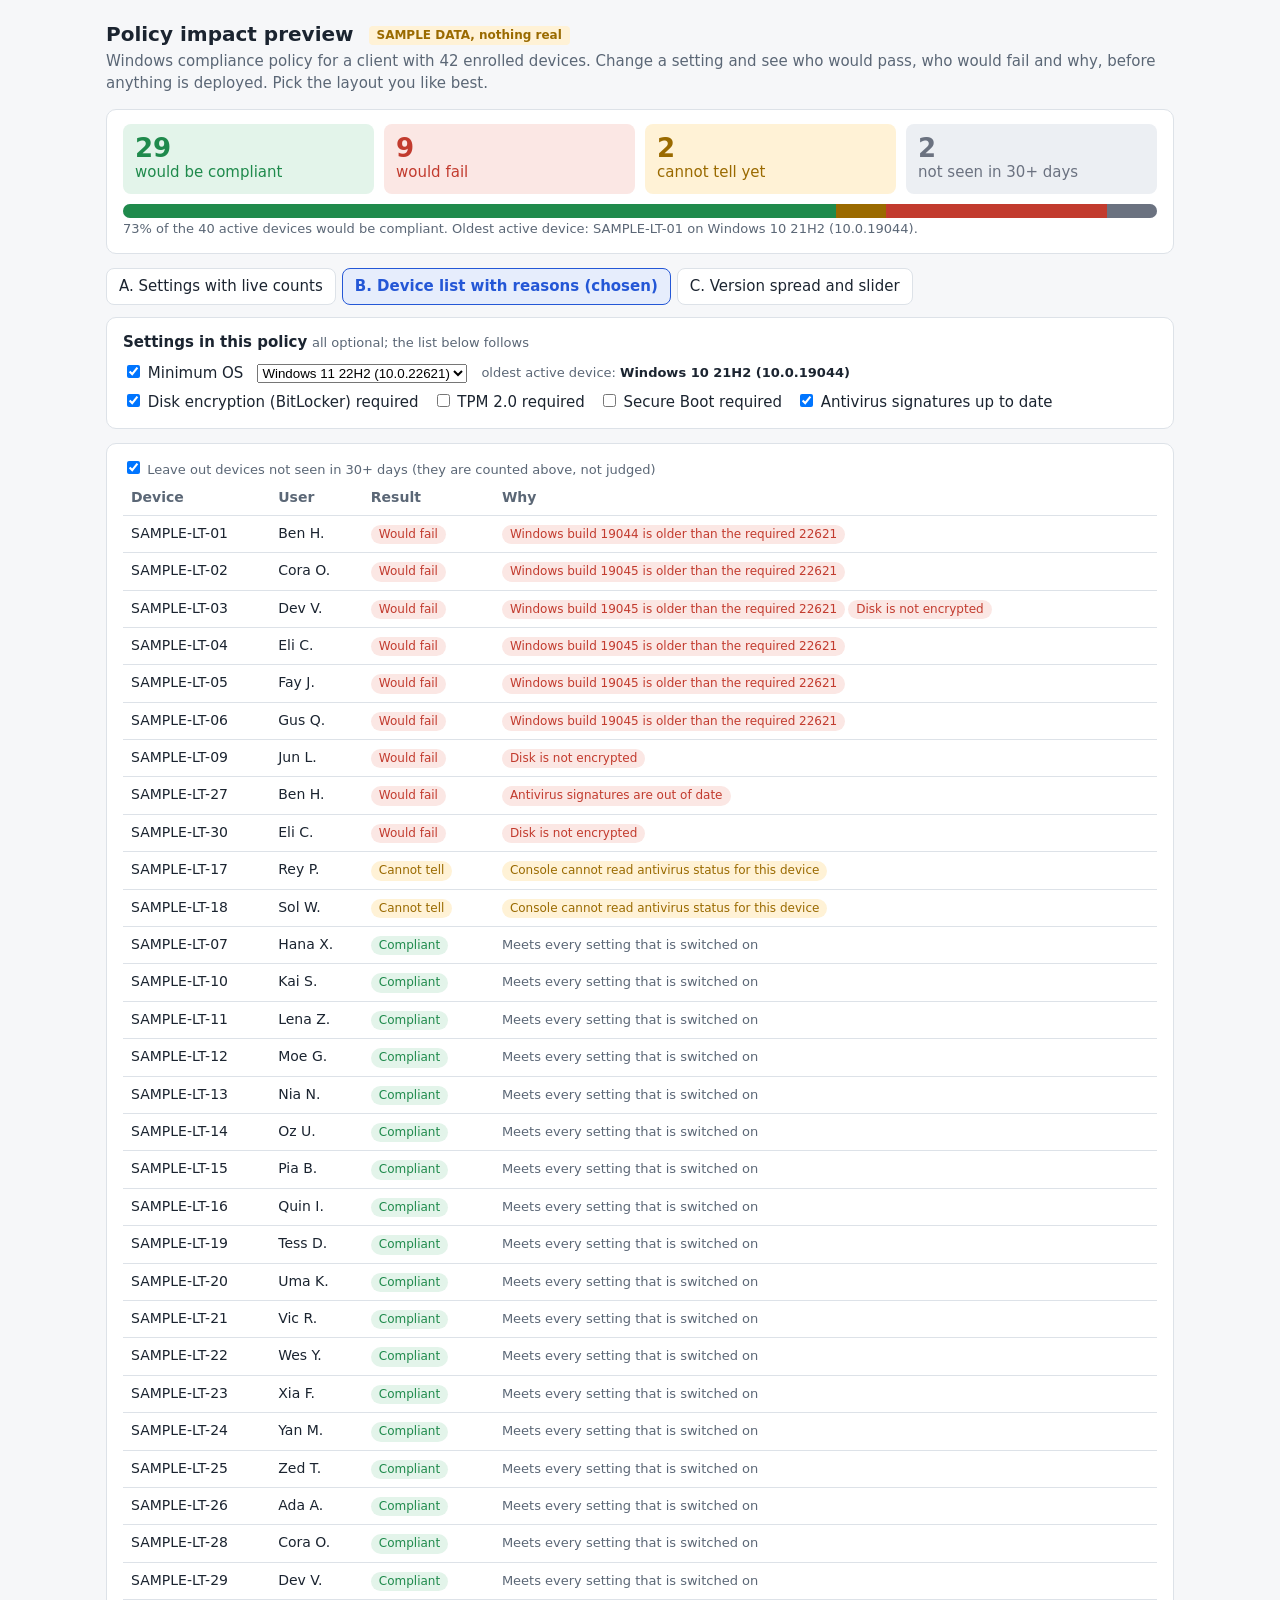
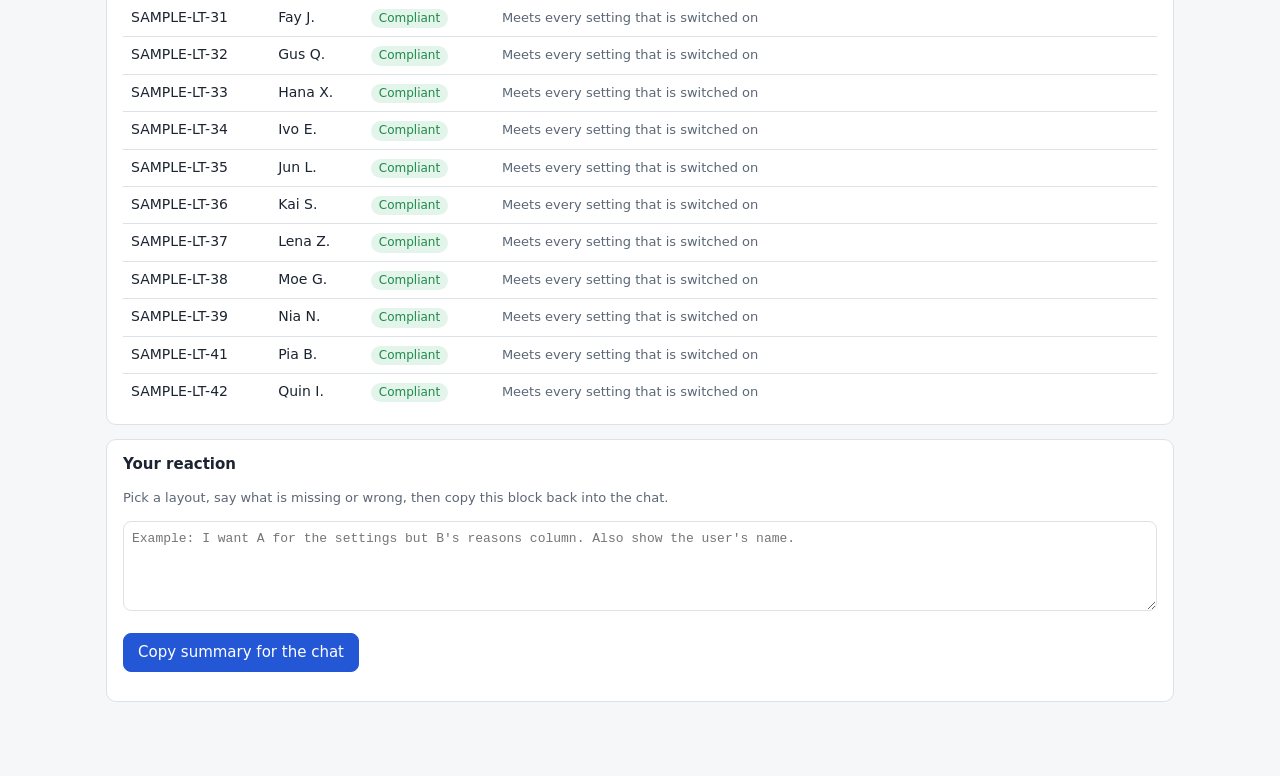
<file: docs/prd/prototypes/impact-preview.html>
<!doctype html>
<html lang="en">
<head>
<meta charset="utf-8">
<meta name="viewport" content="width=device-width, initial-scale=1">
<title>Policy impact preview (prototype)</title>
<style>
  :root {
    --bg:#f6f7f9; --card:#ffffff; --ink:#1b2430; --muted:#5b6776; --line:#dde2e8;
    --ok:#1f8a4c; --okbg:#e3f4ea; --bad:#c23b2e; --badbg:#fbe7e4; --unk:#9a6a00; --unkbg:#fff2d6; --stale:#6b7280; --stalebg:#eceff3;
    --accent:#2457d6; --accentbg:#e6edfc;
  }
  @media (prefers-color-scheme: dark) {
    :root { --bg:#0f141b; --card:#171e27; --ink:#e8edf3; --muted:#9aa7b6; --line:#2a3441;
      --ok:#4ac17c; --okbg:#12301f; --bad:#ff7b6e; --badbg:#3a1a17; --unk:#f0b84a; --unkbg:#33270c; --stale:#9aa7b6; --stalebg:#232c38;
      --accent:#7ba2ff; --accentbg:#1a2745; }
  }
  * { box-sizing:border-box; }
  body { margin:0; background:var(--bg); color:var(--ink); font:15px/1.45 -apple-system, "Segoe UI", system-ui, sans-serif; }
  .wrap { max-width:1100px; margin:0 auto; padding:20px 16px 60px; }
  h1 { font-size:20px; margin:0 0 2px; }
  .sub { color:var(--muted); margin:0 0 14px; }
  .sample { display:inline-block; background:var(--unkbg); color:var(--unk); border-radius:4px; padding:1px 8px; font-size:12px; font-weight:600; margin-left:8px; vertical-align:middle; }
  .card { background:var(--card); border:1px solid var(--line); border-radius:10px; padding:14px 16px; margin-bottom:14px; }
  .row { display:flex; gap:14px; flex-wrap:wrap; align-items:center; }
  .tabs { display:flex; gap:6px; margin:6px 0 12px; flex-wrap:wrap; }
  .tab { border:1px solid var(--line); background:var(--card); color:var(--ink); padding:7px 12px; border-radius:8px; cursor:pointer; font:inherit; }
  .tab[aria-selected="true"] { background:var(--accentbg); border-color:var(--accent); color:var(--accent); font-weight:600; }
  .big { display:flex; gap:10px; flex-wrap:wrap; }
  .stat { flex:1 1 130px; border-radius:8px; padding:10px 12px; }
  .stat b { display:block; font-size:26px; line-height:1.1; }
  .stat.ok { background:var(--okbg); color:var(--ok); }
  .stat.bad { background:var(--badbg); color:var(--bad); }
  .stat.unk { background:var(--unkbg); color:var(--unk); }
  .stat.stale { background:var(--stalebg); color:var(--stale); }
  .bar { display:flex; height:14px; border-radius:7px; overflow:hidden; background:var(--line); margin:10px 0 2px; }
  .bar i { display:block; height:100%; }
  .bar .ok { background:var(--ok); } .bar .bad { background:var(--bad); } .bar .unk { background:var(--unk); } .bar .stale { background:var(--stale); }
  label.set { display:flex; gap:10px; align-items:flex-start; padding:10px 0; border-top:1px solid var(--line); }
  label.set:first-of-type { border-top:0; }
  .set .meta { flex:1; }
  .set .name { font-weight:600; }
  .tag { font-size:11px; padding:1px 7px; border-radius:10px; background:var(--accentbg); color:var(--accent); margin-left:6px; font-weight:600; }
  .impact { font-size:13px; margin-top:2px; }
  .impact.bad { color:var(--bad); } .impact.ok { color:var(--ok); } .impact.unk { color:var(--unk); } .impact.off { color:var(--muted); }
  input[type=range] { width:100%; }
  table { width:100%; border-collapse:collapse; font-size:14px; }
  th, td { text-align:left; padding:7px 8px; border-top:1px solid var(--line); vertical-align:top; }
  th { color:var(--muted); font-weight:600; border-top:0; }
  .chip { display:inline-block; font-size:12px; border-radius:10px; padding:1px 8px; margin:1px 3px 1px 0; }
  .chip.ok { background:var(--okbg); color:var(--ok); } .chip.bad { background:var(--badbg); color:var(--bad); }
  .chip.unk { background:var(--unkbg); color:var(--unk); } .chip.stale { background:var(--stalebg); color:var(--stale); }
  .hist { display:flex; align-items:flex-end; gap:8px; height:120px; margin-top:8px; }
  .col { flex:1; display:flex; flex-direction:column; align-items:center; justify-content:flex-end; height:100%; }
  .col .stack { width:100%; display:flex; flex-direction:column-reverse; border-radius:4px 4px 0 0; overflow:hidden; }
  .col .stack i { display:block; width:100%; }
  .col .stack .ok { background:var(--ok); } .col .stack .bad { background:var(--bad); }
  .col small { font-size:11px; color:var(--muted); text-align:center; margin-top:4px; line-height:1.15; }
  .oldest { font-size:13px; color:var(--muted); }
  .oldest b { color:var(--ink); }
  textarea { width:100%; min-height:90px; font:13px/1.4 ui-monospace, Menlo, monospace; background:var(--card); color:var(--ink); border:1px solid var(--line); border-radius:8px; padding:8px; }
  button.go { border:1px solid var(--accent); background:var(--accent); color:#fff; border-radius:8px; padding:8px 14px; font:inherit; cursor:pointer; }
  .hint { color:var(--muted); font-size:13px; }
  @media (max-width:600px) { .hide-sm { display:none; } }
</style>
</head>
<body>
<div class="wrap">
  <h1>Policy impact preview <span class="sample">SAMPLE DATA, nothing real</span></h1>
  <p class="sub">Windows compliance policy for a client with 42 enrolled devices. Change a setting and see who would pass, who would fail and why, before anything is deployed. Pick the layout you like best.</p>

  <div class="card">
    <div class="big" id="summary"></div>
    <div class="bar" id="bar" aria-hidden="true"></div>
    <div class="hint" id="barhint"></div>
  </div>

  <div class="tabs" role="tablist" aria-label="Layout">
    <button class="tab" role="tab" data-v="A" aria-selected="false">A. Settings with live counts</button>
    <button class="tab" role="tab" data-v="B" aria-selected="true">B. Device list with reasons (chosen)</button>
    <button class="tab" role="tab" data-v="C" aria-selected="false">C. Version spread and slider</button>
  </div>

  <div id="view"></div>

  <div class="card">
    <b>Your reaction</b>
    <p class="hint">Pick a layout, say what is missing or wrong, then copy this block back into the chat.</p>
    <textarea id="notes" placeholder="Example: I want A for the settings but B's reasons column. Also show the user's name."></textarea>
    <p><button class="go" id="export">Copy summary for the chat</button> <span class="hint" id="copied"></span></p>
  </div>
</div>

<script>
// ---- sample fleet: 42 fake Windows devices ----
const BUILDS = [
  {b:19044, label:"Windows 10 21H2 (10.0.19044)"},
  {b:19045, label:"Windows 10 22H2 (10.0.19045)"},
  {b:22621, label:"Windows 11 22H2 (10.0.22621)"},
  {b:22631, label:"Windows 11 23H2 (10.0.22631)"},
  {b:26100, label:"Windows 11 24H2 (10.0.26100)"},
];
const people = ["Ada","Ben","Cora","Dev","Eli","Fay","Gus","Hana","Ivo","Jun","Kai","Lena","Moe","Nia","Oz","Pia","Quin","Rey","Sol","Tess","Uma","Vic","Wes","Xia","Yan","Zed"];
const fleet = [];
(function build(){
  // deterministic spread so the prototype is the same every time
  const plan = [
    [19044,1],[19045,5],[22621,6],[22631,14],[26100,16]
  ];
  let n = 0;
  for (const [b,count] of plan) for (let i=0;i<count;i++){
    n++;
    fleet.push({
      name:"SAMPLE-LT-"+String(n).padStart(2,"0"),
      user:people[n%people.length]+" "+String.fromCharCode(65+(n*7)%26)+".",
      build:b,
      encrypted: !(n===3||n===9||n===30),
      tpm: (n===4)?"none":(n===12||n===13)?"1.2":"2.0",
      secureBoot: !(n===4||n===9||n===22),
      sigsOk: (n===17||n===18)?null:!(n===27),   // null = the console cannot tell
      lastSeenDays: (n===8||n===40)?61:(n%9===0?9:1),
    });
  }
})();

// ---- policy settings (each optional) ----
const S = {
  minOs:      {on:true,  value:22621, name:"Minimum operating system", rec:"Recommended: Windows 11 22H2 or newer"},
  bitlocker:  {on:true,  name:"Disk encryption (BitLocker) required", rec:"Recommended: on"},
  tpm:        {on:false, name:"TPM 2.0 required", rec:"Recommended: on for new devices"},
  secureBoot: {on:false, name:"Secure Boot required", rec:"Optional"},
  sigs:       {on:true,  name:"Antivirus signatures up to date", rec:"Recommended: on"},
};
let hideStale = true;
let view = "B";

function buildLabel(b){ return (BUILDS.find(x=>x.b===b)||{label:"build "+b}).label; }

function judge(d){
  if (d.lastSeenDays > 30) return {state:"stale", reasons:[`Not seen for ${d.lastSeenDays} days`]};
  const fails=[], unknown=[];
  if (S.minOs.on && d.build < S.minOs.value) fails.push(`Windows build ${d.build} is older than the required ${S.minOs.value}`);
  if (S.bitlocker.on && !d.encrypted) fails.push("Disk is not encrypted");
  if (S.tpm.on && d.tpm !== "2.0") fails.push(d.tpm==="none" ? "No TPM chip" : `TPM is version ${d.tpm}, 2.0 is required`);
  if (S.secureBoot.on && !d.secureBoot) fails.push("Secure Boot is off");
  if (S.sigs.on) { if (d.sigsOk===null) unknown.push("Console cannot read antivirus status for this device"); else if (!d.sigsOk) fails.push("Antivirus signatures are out of date"); }
  if (fails.length) return {state:"bad", reasons:fails};
  if (unknown.length) return {state:"unk", reasons:unknown};
  return {state:"ok", reasons:[]};
}

function results(){
  return fleet.map(d => ({d, r:judge(d)}));
}

function counts(rs){
  const c={ok:0,bad:0,unk:0,stale:0};
  rs.forEach(x=>{ c[x.r.state]++; });
  return c;
}

function oldest(){
  const live = fleet.filter(d=>d.lastSeenDays<=30);
  const o = live.reduce((a,b)=>b.build<a.build?b:a);
  return o;
}

function renderSummary(){
  const rs=results(), c=counts(rs), total=rs.length;
  const judged = total - (hideStale?c.stale:0);
  const pct = judged? Math.round(100*c.ok/judged):0;
  document.getElementById("summary").innerHTML =
    `<div class="stat ok"><b>${c.ok}</b>would be compliant</div>
     <div class="stat bad"><b>${c.bad}</b>would fail</div>
     <div class="stat unk"><b>${c.unk}</b>cannot tell yet</div>
     <div class="stat stale"><b>${c.stale}</b>not seen in 30+ days</div>`;
  const w = k => (100*c[k]/total).toFixed(1)+"%";
  document.getElementById("bar").innerHTML =
    `<i class="ok" style="width:${w("ok")}"></i><i class="unk" style="width:${w("unk")}"></i><i class="bad" style="width:${w("bad")}"></i><i class="stale" style="width:${w("stale")}"></i>`;
  document.getElementById("barhint").textContent =
    `${pct}% of the ${judged} active devices would be compliant. Oldest active device: ${oldest().name} on ${buildLabel(oldest().build)}.`;
}

function impactLine(key){
  const s=S[key];
  if(!s.on) return `<div class="impact off">Not in the policy. ${s.rec}.</div>`;
  let fails=0, unk=0, who=[];
  fleet.filter(d=>d.lastSeenDays<=30).forEach(d=>{
    let f=false;
    if(key==="minOs") f = d.build < s.value;
    if(key==="bitlocker") f = !d.encrypted;
    if(key==="tpm") f = d.tpm!=="2.0";
    if(key==="secureBoot") f = !d.secureBoot;
    if(key==="sigs"){ if(d.sigsOk===null) unk++; else f = !d.sigsOk; }
    if(f){ fails++; who.push(d.name); }
  });
  const cls = fails? "bad":(unk?"unk":"ok");
  let t = fails? `${fails} device${fails>1?"s":""} would fail` : "Everyone passes this one";
  if(unk) t += `${fails?", ":" "}${fails?"":"but "}${unk} cannot be checked yet`;
  if(who.length) t += `: ${who.slice(0,4).join(", ")}${who.length>4?" and "+(who.length-4)+" more":""}`;
  return `<div class="impact ${cls}">${t}</div>`;
}

function viewA(){
  const o=oldest();
  const opts = BUILDS.map(x=>`<option value="${x.b}" ${x.b===S.minOs.value?"selected":""}>${x.label}</option>`).join("");
  return `<div class="card">
    <label class="set"><input type="checkbox" data-k="minOs" ${S.minOs.on?"checked":""}>
      <span class="meta"><span class="name">${S.minOs.name}</span><span class="tag">optional</span>
        <div class="oldest">Your oldest active device runs <b>${buildLabel(o.build)}</b> (${o.name}). ${S.minOs.rec}.</div>
        <select id="minOsSel" ${S.minOs.on?"":"disabled"}>${opts}</select>
        ${impactLine("minOs")}</span></label>
    ${["bitlocker","tpm","secureBoot","sigs"].map(k=>`
    <label class="set"><input type="checkbox" data-k="${k}" ${S[k].on?"checked":""}>
      <span class="meta"><span class="name">${S[k].name}</span><span class="tag">optional</span>
        <div class="oldest">${S[k].rec}</div>${impactLine(k)}</span></label>`).join("")}
  </div>`;
}

function settingsStrip(){
  const opts = BUILDS.map(x=>`<option value="${x.b}" ${x.b===S.minOs.value?"selected":""}>${x.label}</option>`).join("");
  const o=oldest();
  return `<div class="card"><b>Settings in this policy</b> <span class="hint">all optional; the list below follows</span>
    <div class="row" style="margin-top:8px">
      <label><input type="checkbox" data-k="minOs" ${S.minOs.on?"checked":""}> Minimum OS</label>
      <select id="minOsSel" ${S.minOs.on?"":"disabled"}>${opts}</select>
      <span class="oldest">oldest active device: <b>${buildLabel(o.build)}</b></span>
    </div>
    <div class="row" style="margin-top:6px">
      ${["bitlocker","tpm","secureBoot","sigs"].map(k=>`<label><input type="checkbox" data-k="${k}" ${S[k].on?"checked":""}> ${S[k].name}</label>`).join("")}
    </div></div>`;
}

function viewB(){
  const rs=results().filter(x=>!(hideStale && x.r.state==="stale"))
    .sort((a,b)=>({bad:0,unk:1,ok:2,stale:3}[a.r.state]-{bad:0,unk:1,ok:2,stale:3}[b.r.state]));
  const label={ok:"Compliant",bad:"Would fail",unk:"Cannot tell",stale:"Not seen"};
  return settingsStrip() + `<div class="card">
    <label class="hint"><input type="checkbox" id="hideStale" ${hideStale?"checked":""}> Leave out devices not seen in 30+ days (they are counted above, not judged)</label>
    <table><thead><tr><th>Device</th><th class="hide-sm">User</th><th>Result</th><th>Why</th></tr></thead><tbody>
    ${rs.map(x=>`<tr><td>${x.d.name}</td><td class="hide-sm">${x.d.user}</td>
      <td><span class="chip ${x.r.state}">${label[x.r.state]}</span></td>
      <td>${x.r.reasons.length? x.r.reasons.map(r=>`<span class="chip ${x.r.state}">${r}</span>`).join("") : '<span class="hint">Meets every setting that is switched on</span>'}</td></tr>`).join("")}
    </tbody></table>
    </div>`;
}

function viewC(){
  const live = fleet.filter(d=>d.lastSeenDays<=30);
  const max = Math.max(...BUILDS.map(x=>live.filter(d=>d.build===x.b).length));
  const cols = BUILDS.map(x=>{
    const ds=live.filter(d=>d.build===x.b), n=ds.length;
    const failing = S.minOs.on && x.b < S.minOs.value;
    const h = max? Math.round(100*n/max):0;
    return `<div class="col"><div class="stack" style="height:${h}%"><i class="${failing?"bad":"ok"}" style="height:100%"></i></div>
      <small><b>${n}</b><br>${x.label.replace(/ \(.*/,"")}<br>${x.b}</small></div>`;
  }).join("");
  const o=oldest();
  const idx=BUILDS.findIndex(x=>x.b===S.minOs.value);
  return `<div class="card">
    <div class="name">Minimum operating system <span class="tag">optional</span></div>
    <label class="hint"><input type="checkbox" data-k="minOs" ${S.minOs.on?"checked":""}> Require a minimum version</label>
    <input type="range" id="slider" min="0" max="${BUILDS.length-1}" step="1" value="${idx}" ${S.minOs.on?"":"disabled"}>
    <div class="oldest">Required: <b>${buildLabel(S.minOs.value)}</b>. Oldest active device: <b>${buildLabel(o.build)}</b> (${o.name}).</div>
    <div class="hist">${cols}</div>
    <p class="hint">Red columns would fail. Drag the slider and the counts above move with it.</p>
    ${impactLine("minOs")}</div>`;
}

function render(){
  renderSummary();
  document.getElementById("view").innerHTML = {A:viewA,B:viewB,C:viewC}[view]();
  document.querySelectorAll(".tab").forEach(t=>t.setAttribute("aria-selected", t.dataset.v===view));
  document.querySelectorAll("input[data-k]").forEach(el=>el.addEventListener("change",()=>{ S[el.dataset.k].on=el.checked; render(); }));
  const sel=document.getElementById("minOsSel"); if(sel) sel.addEventListener("change",()=>{ S.minOs.value=+sel.value; render(); });
  const sl=document.getElementById("slider"); if(sl) sl.addEventListener("input",()=>{ S.minOs.value=BUILDS[+sl.value].b; render(); });
  const hs=document.getElementById("hideStale"); if(hs) hs.addEventListener("change",()=>{ hideStale=hs.checked; render(); });
}
document.querySelectorAll(".tab").forEach(t=>t.addEventListener("click",()=>{ view=t.dataset.v; render(); }));
document.getElementById("export").addEventListener("click",()=>{
  const c=counts(results());
  const text = `Impact preview reaction\nLayout I prefer: ${view}\nSettings on: ${Object.entries(S).filter(([,v])=>v.on).map(([k])=>k).join(", ")}\nMinimum OS: ${S.minOs.value}\nResult: ${c.ok} compliant, ${c.bad} fail, ${c.unk} cannot tell, ${c.stale} not seen\nNotes: ${document.getElementById("notes").value}`;
  const done=()=>document.getElementById("copied").textContent="Copied.";
  try { navigator.clipboard.writeText(text).then(done, ()=>{ document.getElementById("notes").value=text; document.getElementById("copied").textContent="Select and copy the text above."; }); }
  catch(e){ document.getElementById("notes").value=text; document.getElementById("copied").textContent="Select and copy the text above."; }
});
render();
</script>
</body>
</html>
</file>
